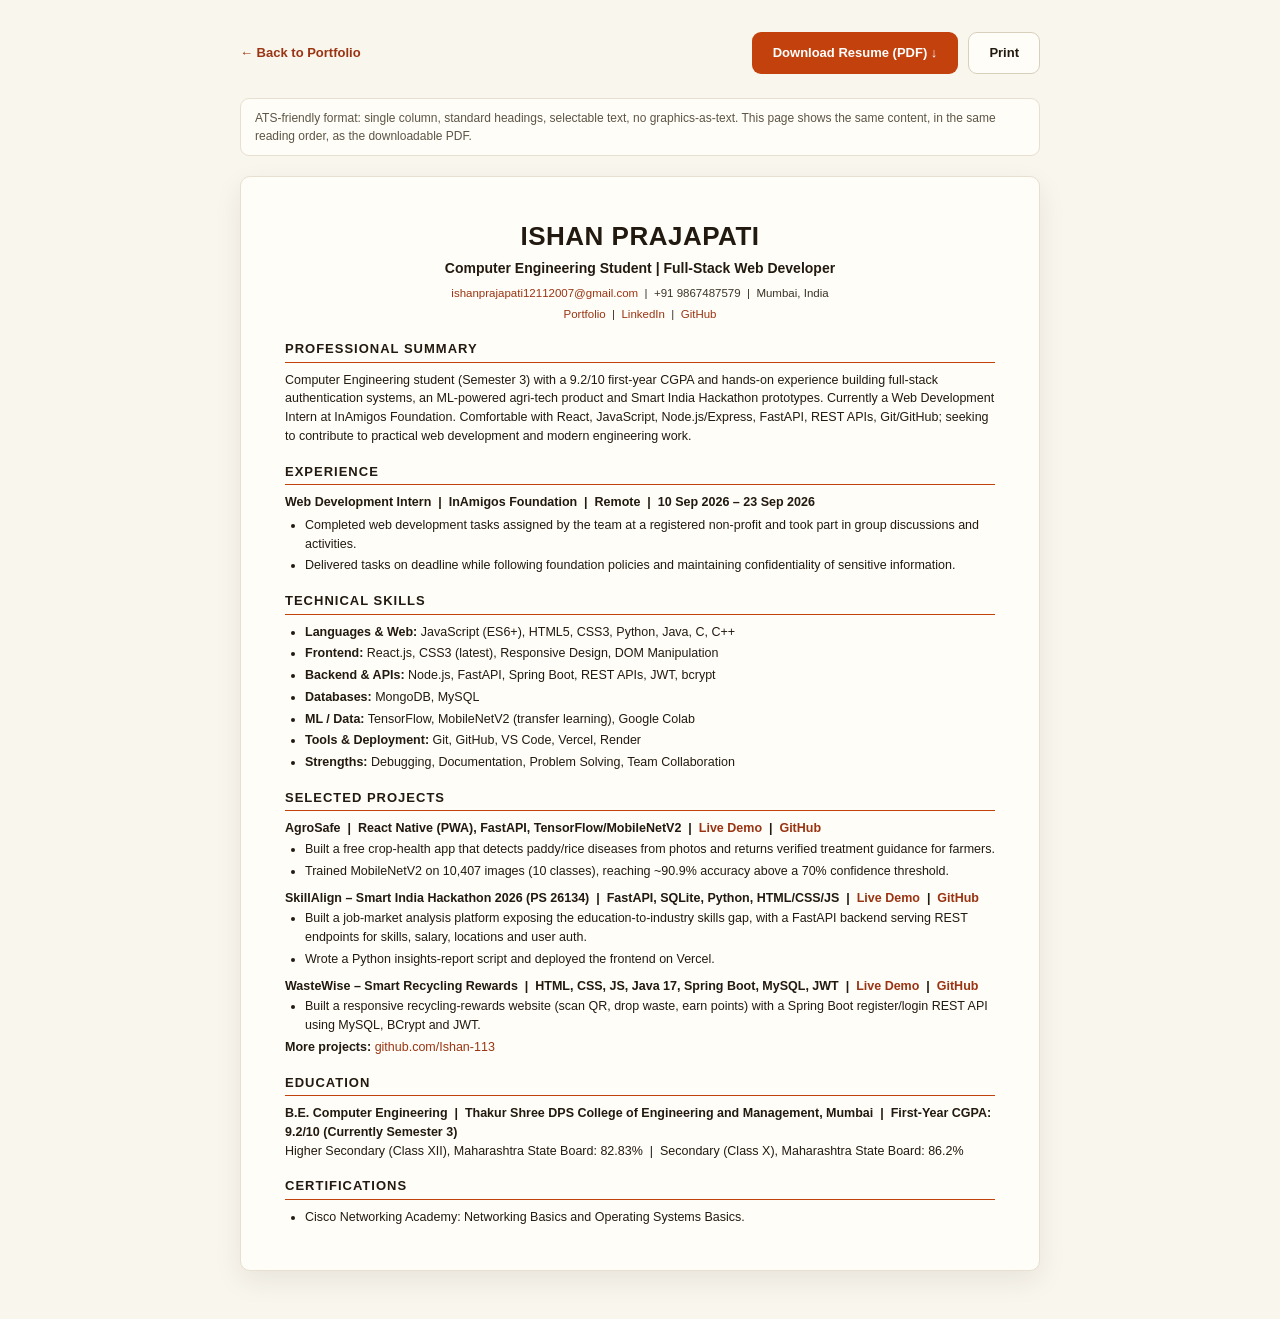
<file: resume.html>
<!DOCTYPE html>
<html lang="en">
<head>
  <meta charset="UTF-8"/>
  <meta name="viewport" content="width=device-width, initial-scale=1.0"/>
  <meta name="description" content="Resume of Ishan Prajapati — Computer Engineering student, full-stack web developer. ATS-friendly format with PDF download."/>
  <meta name="author" content="Ishan Prajapati"/>
  <link rel="canonical" href="https://portfolio-ishanp.vercel.app/resume.html"/>
  <meta property="og:type" content="website"/>
  <meta property="og:title" content="Ishan Prajapati — Resume"/>
  <meta property="og:description" content="Computer Engineering student. React, Node.js, FastAPI, Spring Boot. Web Development Intern at InAmigos Foundation."/>
  <meta property="og:url" content="https://portfolio-ishanp.vercel.app/resume.html"/>
  <meta name="theme-color" content="#f9f6ee"/>
  <link rel="icon" href="data:image/svg+xml,%3Csvg xmlns='http://www.w3.org/2000/svg' viewBox='0 0 64 64'%3E%3Crect width='64' height='64' rx='12' fill='%23c2410c'/%3E%3Ctext x='32' y='43' font-family='Arial,sans-serif' font-size='28' font-weight='bold' fill='%23ffffff' text-anchor='middle'%3EIP%3C/text%3E%3C/svg%3E"/>
  <title>Ishan Prajapati — Resume</title>
  <style>
    *, *::before, *::after { margin: 0; padding: 0; box-sizing: border-box; }

    body {
      font-family: 'DM Sans', Arial, Helvetica, sans-serif;
      background: #f9f6ee;
      color: #221a10;
      min-height: 100vh;
      padding: 32px 20px 48px;
      line-height: 1.5;
    }

    .page { max-width: 800px; margin: 0 auto; }

    .topbar {
      display: flex; align-items: center; justify-content: space-between;
      gap: 12px; flex-wrap: wrap; margin-bottom: 24px;
    }
    .back-btn { font-size: 13px; color: #9a3412; font-weight: 600; text-decoration: none; }
    .back-btn:hover { text-decoration: underline; }
    .actions { display: flex; gap: 10px; flex-wrap: wrap; }
    .btn {
      display: inline-block; font-size: 13px; font-weight: 600;
      padding: 10px 20px; border-radius: 9px; text-decoration: none;
      cursor: pointer; border: 1px solid transparent; font-family: inherit;
      transition: all .2s;
    }
    .btn-download { background: #c2410c; color: #fff; }
    .btn-download:hover { background: #9a3412; transform: translateY(-1px); }
    .btn-print {
      background: #fffdf8; color: #221a10;
      border-color: #d9d0bc;
    }
    .btn-print:hover { border-color: #221a10; transform: translateY(-1px); }
    .ats-note {
      font-size: 12px; color: #5d5546; margin-bottom: 20px;
      border: 1px solid #e7e0d1; border-radius: 9px;
      padding: 10px 14px; background: #fffdf8;
    }

    /* ── The resume paper: single column, ATS-readable ── */
    .paper {
      background: #fffdf8; color: #221a10;
      border: 1px solid #e7e0d1;
      border-radius: 10px; padding: 40px 44px;
      box-shadow: 0 10px 28px rgba(34,26,16,.08);
      font-size: 13px; line-height: 1.5;
    }
    .paper a { color: #9a3412; text-decoration: none; }
    .paper a:hover { text-decoration: underline; }
    .r-name {
      font-size: 26px; font-weight: 700; text-align: center;
      letter-spacing: 0.5px; color: #221a10; margin-bottom: 2px;
    }
    .r-tag {
      text-align: center; font-size: 14px; font-weight: 700;
      color: #221a10; margin-bottom: 6px;
    }
    .r-contact { text-align: center; font-size: 11.5px; color: #3a3427; margin-bottom: 4px; }
    .r-contact:last-of-type { margin-bottom: 0; }
    .r-section { margin-top: 16px; }
    .r-section > h2 {
      font-size: 13px; font-weight: 700; letter-spacing: 1px;
      text-transform: uppercase; color: #221a10;
      border-bottom: 1.5px solid #c2410c;
      padding-bottom: 3px; margin-bottom: 8px;
    }
    .r-section p, .r-section li { font-size: 12.5px; color: #221a10; }
    .r-section ul { list-style: disc; padding-left: 20px; }
    .r-section li { margin-bottom: 3px; }
    .r-job { font-size: 12.5px; font-weight: 700; margin-bottom: 4px; }
    .r-proj { font-size: 12.5px; font-weight: 700; margin: 8px 0 2px; }
    .r-proj:first-of-type { margin-top: 0; }

    @media (max-width: 640px) {
      body { padding: 20px 10px 40px; }
      .paper { padding: 24px 18px; border-radius: 8px; }
      .r-name { font-size: 21px; }
      .topbar { flex-direction: column; align-items: stretch; }
      .actions { flex-direction: column; }
      .btn { text-align: center; }
    }

    @media print {
      body { background: #fff; padding: 0; }
      .topbar, .ats-note { display: none !important; }
      .page { max-width: 100%; }
      .paper { border: none; box-shadow: none; border-radius: 0; padding: 0; font-size: 11px; }
      .r-name { font-size: 20px; }
      .r-section p, .r-section li, .r-job, .r-proj { font-size: 10.5px; }
      .r-section { margin-top: 10px; }
      a { color: #111 !important; }
    }
  </style>
</head>
<body>
  <div class="page">
    <div class="topbar">
      <a href="index.html" class="back-btn">&#8592; Back to Portfolio</a>
      <div class="actions">
        <a class="btn btn-download" href="assets/Ishan_Prajapati_Resume.pdf" download="Ishan_Prajapati_Resume.pdf">Download Resume (PDF) &#8595;</a>
        <button class="btn btn-print" onclick="window.print()">Print</button>
      </div>
    </div>
    <p class="ats-note">ATS-friendly format: single column, standard headings, selectable text, no graphics-as-text. This page shows the same content, in the same reading order, as the downloadable PDF.</p>

    <main class="paper" aria-label="Resume of Ishan Prajapati">
      <h1 class="r-name">ISHAN PRAJAPATI</h1>
      <p class="r-tag">Computer Engineering Student | Full-Stack Web Developer</p>
      <p class="r-contact"><a href="mailto:ishanprajapati12112007@gmail.com">ishanprajapati12112007@gmail.com</a> &nbsp;|&nbsp; +91 9867487579 &nbsp;|&nbsp; Mumbai, India</p>
      <p class="r-contact"><a href="https://portfolio-ishanp.vercel.app/">Portfolio</a> &nbsp;|&nbsp; <a href="https://linkedin.com/in/ishan-prajapati-607b953b5">LinkedIn</a> &nbsp;|&nbsp; <a href="https://github.com/Ishan-113">GitHub</a></p>

      <section class="r-section" aria-label="Professional summary">
        <h2>Professional Summary</h2>
        <p>Computer Engineering student (Semester 3) with a 9.2/10 first-year CGPA and hands-on experience building full-stack authentication systems, an ML-powered agri-tech product and Smart India Hackathon prototypes. Currently a Web Development Intern at InAmigos Foundation. Comfortable with React, JavaScript, Node.js/Express, FastAPI, REST APIs, Git/GitHub; seeking to contribute to practical web development and modern engineering work.</p>
      </section>

      <section class="r-section" aria-label="Experience">
        <h2>Experience</h2>
        <p class="r-job">Web Development Intern &nbsp;|&nbsp; InAmigos Foundation &nbsp;|&nbsp; Remote &nbsp;|&nbsp; 10 Sep 2026 &#8211; 23 Sep 2026</p>
        <ul>
          <li>Completed web development tasks assigned by the team at a registered non-profit and took part in group discussions and activities.</li>
          <li>Delivered tasks on deadline while following foundation policies and maintaining confidentiality of sensitive information.</li>
        </ul>
      </section>

      <section class="r-section" aria-label="Technical skills">
        <h2>Technical Skills</h2>
        <ul>
          <li><strong>Languages &amp; Web:</strong> JavaScript (ES6+), HTML5, CSS3, Python, Java, C, C++</li>
          <li><strong>Frontend:</strong> React.js, CSS3 (latest), Responsive Design, DOM Manipulation</li>
          <li><strong>Backend &amp; APIs:</strong> Node.js, FastAPI, Spring Boot, REST APIs, JWT, bcrypt</li>
          <li><strong>Databases:</strong> MongoDB, MySQL</li>
          <li><strong>ML / Data:</strong> TensorFlow, MobileNetV2 (transfer learning), Google Colab</li>
          <li><strong>Tools &amp; Deployment:</strong> Git, GitHub, VS Code, Vercel, Render</li>
          <li><strong>Strengths:</strong> Debugging, Documentation, Problem Solving, Team Collaboration</li>
        </ul>
      </section>

      <section class="r-section" aria-label="Selected projects">
        <h2>Selected Projects</h2>

        <p class="r-proj">AgroSafe &nbsp;|&nbsp; React Native (PWA), FastAPI, TensorFlow/MobileNetV2 &nbsp;|&nbsp; <a href="https://agrosafe-tawny.vercel.app" target="_blank" rel="noopener">Live Demo</a> &nbsp;|&nbsp; <a href="https://github.com/Ishan-113/AGROSAFE" target="_blank" rel="noopener">GitHub</a></p>
        <ul>
          <li>Built a free crop-health app that detects paddy/rice diseases from photos and returns verified treatment guidance for farmers.</li>
          <li>Trained MobileNetV2 on 10,407 images (10 classes), reaching ~90.9% accuracy above a 70% confidence threshold.</li>
        </ul>

        <p class="r-proj">SkillAlign &#8211; Smart India Hackathon 2026 (PS 26134) &nbsp;|&nbsp; FastAPI, SQLite, Python, HTML/CSS/JS &nbsp;|&nbsp; <a href="https://skill-align-nu.vercel.app" target="_blank" rel="noopener">Live Demo</a> &nbsp;|&nbsp; <a href="https://github.com/Ishan-113/SkillAlign" target="_blank" rel="noopener">GitHub</a></p>
        <ul>
          <li>Built a job-market analysis platform exposing the education-to-industry skills gap, with a FastAPI backend serving REST endpoints for skills, salary, locations and user auth.</li>
          <li>Wrote a Python insights-report script and deployed the frontend on Vercel.</li>
        </ul>

        <p class="r-proj">WasteWise &#8211; Smart Recycling Rewards &nbsp;|&nbsp; HTML, CSS, JS, Java 17, Spring Boot, MySQL, JWT &nbsp;|&nbsp; <a href="https://wastewise-nine-bay.vercel.app/index.html" target="_blank" rel="noopener">Live Demo</a> &nbsp;|&nbsp; <a href="https://github.com/Ishan-113/Wastewise" target="_blank" rel="noopener">GitHub</a></p>
        <ul>
          <li>Built a responsive recycling-rewards website (scan QR, drop waste, earn points) with a Spring Boot register/login REST API using MySQL, BCrypt and JWT.</li>
        </ul>

        <p><strong>More projects:</strong> <a href="https://github.com/Ishan-113?tab=repositories" target="_blank" rel="noopener">github.com/Ishan-113</a></p>
      </section>

      <section class="r-section" aria-label="Education">
        <h2>Education</h2>
        <p><strong>B.E. Computer Engineering &nbsp;|&nbsp; Thakur Shree DPS College of Engineering and Management, Mumbai &nbsp;|&nbsp; First-Year CGPA: 9.2/10 (Currently Semester 3)</strong></p>
        <p>Higher Secondary (Class XII), Maharashtra State Board: 82.83% &nbsp;|&nbsp; Secondary (Class X), Maharashtra State Board: 86.2%</p>
      </section>

      <section class="r-section" aria-label="Certifications">
        <h2>Certifications</h2>
        <ul>
          <li>Cisco Networking Academy: Networking Basics and Operating Systems Basics.</li>
        </ul>
      </section>
    </main>
  </div>
</body>
</html>
</file>
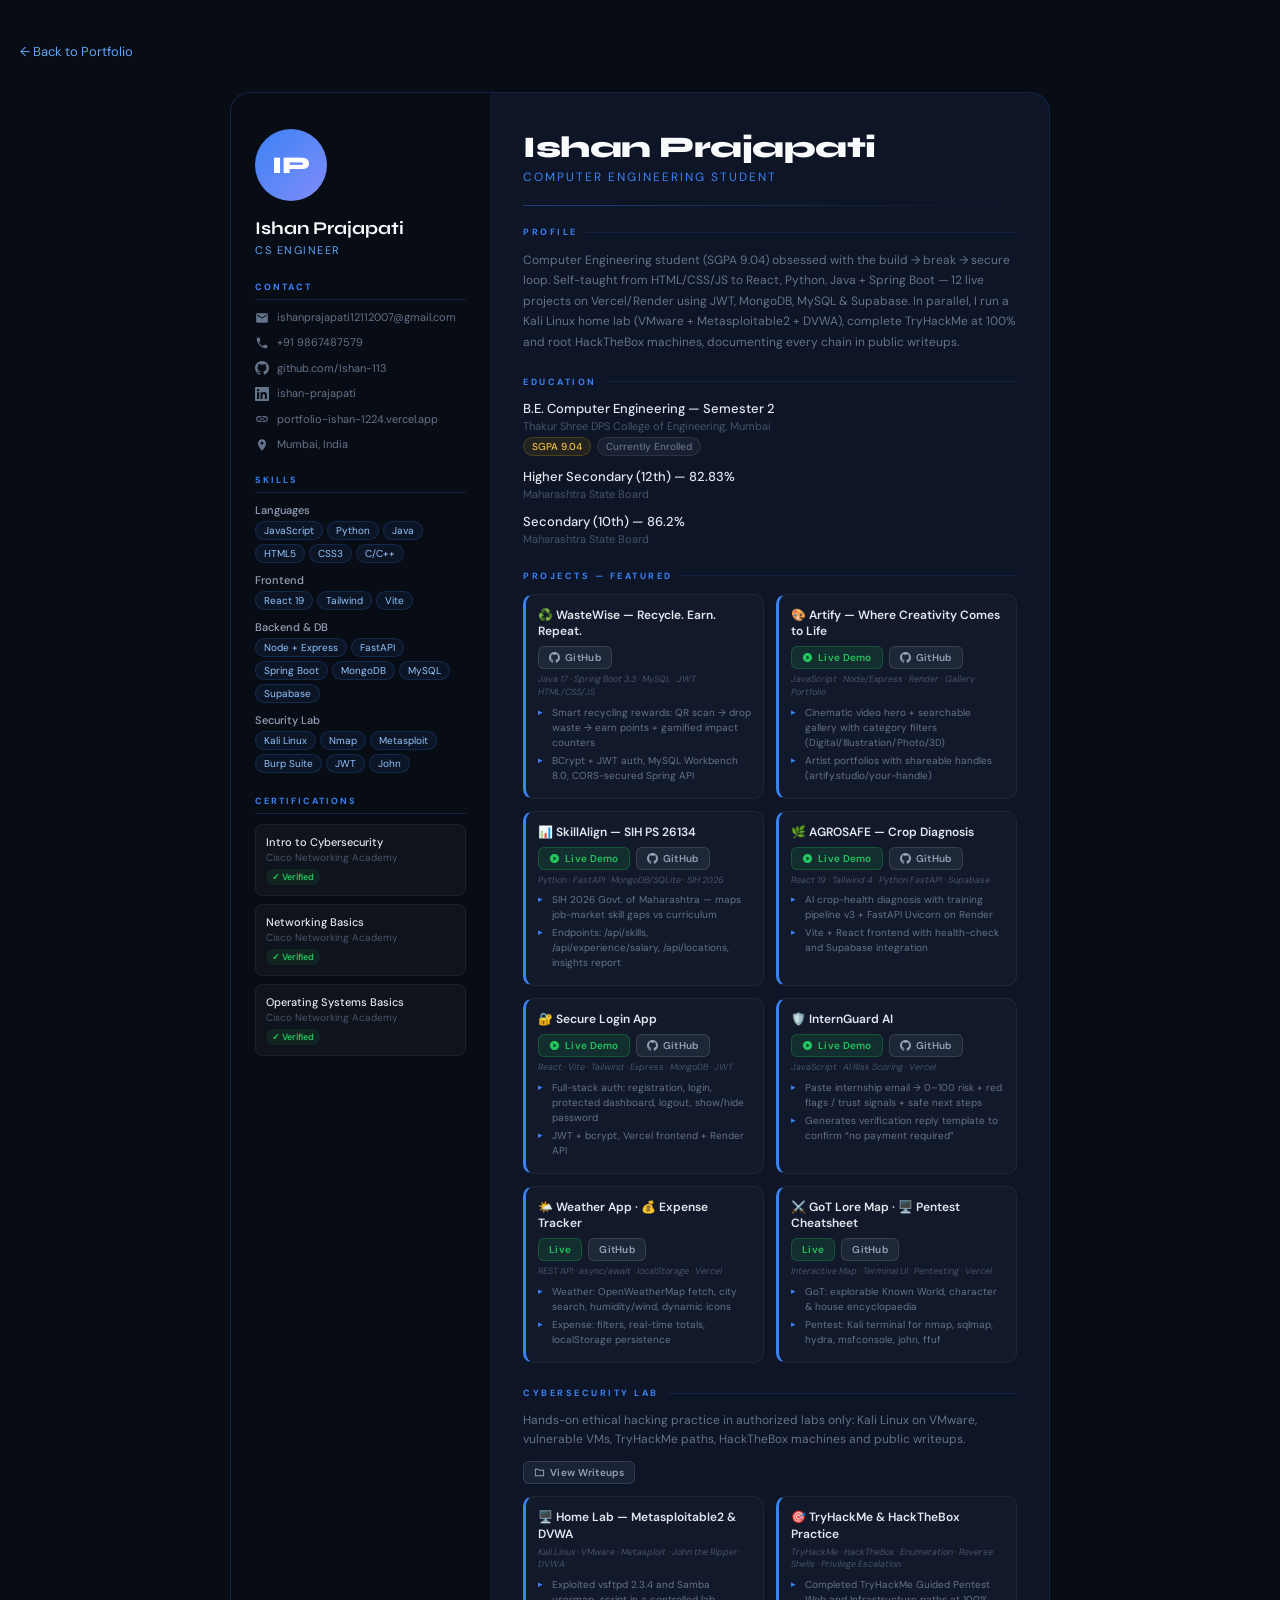
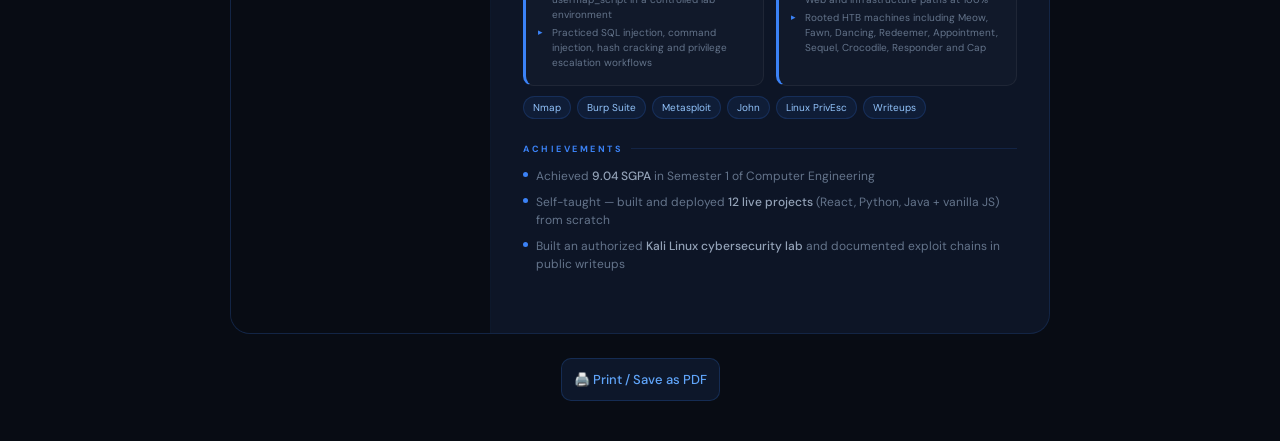
<file: resume.legacy.html>
<!DOCTYPE html>
<html lang="en">
<head>
  <meta charset="UTF-8"/>
  <meta name="viewport" content="width=device-width, initial-scale=1.0"/>
  <title>Ishan Prajapati — Resume</title>
  <link rel="preconnect" href="https://fonts.googleapis.com"/>
  <link href="https://fonts.googleapis.com/css2?family=Syne:wght@400;600;700;800&family=DM+Sans:wght@300;400;500&display=swap" rel="stylesheet"/>
  <style>
    *, *::before, *::after { margin: 0; padding: 0; box-sizing: border-box; }

    body {
      font-family: 'DM Sans', sans-serif;
      background: #080c14;
      color: #e2e8f0;
      min-height: 100vh;
      padding: 40px 20px;
    }

    .back-btn {
      display: inline-flex;
      align-items: center;
      gap: 8px;
      font-size: 13px;
      color: #60a5fa;
      text-decoration: none;
      margin-bottom: 32px;
      transition: opacity 0.2s;
    }
    .back-btn:hover { opacity: 0.7; }

    .resume {
      max-width: 820px;
      margin: 0 auto;
      background: #0d1526;
      border: 1px solid rgba(59,130,246,0.15);
      border-radius: 20px;
      overflow: hidden;
      display: flex;
    }

    /* ── Sidebar ── */
    .sidebar {
      width: 260px;
      background: #080c14;
      padding: 36px 24px;
      flex-shrink: 0;
      border-right: 1px solid rgba(59,130,246,0.1);
    }

    .avatar {
      width: 72px; height: 72px;
      border-radius: 50%;
      background: linear-gradient(135deg, #3b82f6, #818cf8);
      display: flex; align-items: center; justify-content: center;
      font-family: 'Syne', sans-serif;
      font-size: 24px; font-weight: 800; color: white;
      margin-bottom: 16px;
    }

    .sidebar-name { font-family: 'Syne', sans-serif; font-size: 18px; font-weight: 700; color: #f8fafc; margin-bottom: 4px; }
    .sidebar-title { font-size: 11px; color: #60a5fa; letter-spacing: 1.5px; text-transform: uppercase; margin-bottom: 24px; }

    .s-label {
      font-size: 9px; font-weight: 700; letter-spacing: 2px; text-transform: uppercase;
      color: #3b82f6; margin-bottom: 10px; margin-top: 22px;
      padding-bottom: 6px; border-bottom: 1px solid rgba(59,130,246,0.2);
    }

    .contact-item {
      display: flex; align-items: center; gap: 8px;
      font-size: 11px; color: #64748b; margin-bottom: 10px;
      line-height: 1.4; text-decoration: none; transition: color 0.2s;
    }
    .contact-item:hover { color: #60a5fa; }
    .contact-item svg { width: 14px; height: 14px; flex-shrink: 0; fill: currentColor; }

    .skill-row { margin-bottom: 10px; }
    .skill-name { font-size: 11px; color: #94a3b8; margin-bottom: 4px; font-weight: 500; }
    .skill-tags { display: flex; flex-wrap: wrap; gap: 4px; }
    .skill-tag { font-size: 10px; padding: 2px 8px; border-radius: 20px; background: rgba(59,130,246,0.08); border: 1px solid rgba(59,130,246,0.2); color: #93c5fd; }

    .cert-item { background: rgba(255,255,255,0.03); border: 1px solid rgba(255,255,255,0.06); border-radius: 8px; padding: 10px; margin-bottom: 8px; }
    .cert-name { font-size: 11px; color: #e2e8f0; font-weight: 500; margin-bottom: 2px; }
    .cert-org { font-size: 10px; color: #475569; }
    .cert-badge { display: inline-block; margin-top: 4px; font-size: 9px; padding: 2px 6px; border-radius: 10px; background: rgba(34,197,94,0.1); color: #22c55e; font-weight: 600; }

    /* ── Main ── */
    .main { flex: 1; padding: 36px 32px; }

    .main-name { font-family: 'Syne', sans-serif; font-size: 30px; font-weight: 800; color: #f8fafc; letter-spacing: -0.5px; margin-bottom: 4px; }
    .main-title { font-size: 12px; color: #3b82f6; letter-spacing: 2px; text-transform: uppercase; margin-bottom: 20px; }
    .divider { height: 1px; background: linear-gradient(90deg, rgba(59,130,246,0.4), transparent); margin-bottom: 20px; }

    .m-section { margin-bottom: 24px; }
    .m-label { font-size: 9px; font-weight: 700; letter-spacing: 2.5px; text-transform: uppercase; color: #3b82f6; margin-bottom: 12px; display: flex; align-items: center; gap: 8px; }
    .m-label::after { content: ''; flex: 1; height: 1px; background: rgba(59,130,246,0.15); }

    .profile-text { font-size: 12px; color: #64748b; line-height: 1.7; }

    .edu-item { margin-bottom: 12px; }
    .edu-degree { font-size: 13px; font-weight: 500; color: #e2e8f0; margin-bottom: 2px; }
    .edu-school { font-size: 11px; color: #475569; margin-bottom: 4px; }
    .edu-badges { display: flex; gap: 6px; }
    .badge { font-size: 10px; padding: 2px 8px; border-radius: 10px; font-weight: 500; }
    .badge-gold { background: rgba(234,179,8,0.1); color: #f0c040; border: 1px solid rgba(234,179,8,0.2); }
    .badge-gray { background: rgba(255,255,255,0.05); color: #64748b; border: 1px solid rgba(255,255,255,0.08); }

    .resume-card-grid { display: grid; grid-template-columns: repeat(2, minmax(0, 1fr)); gap: 12px; }
    .resume-card-grid .project-block { margin-bottom: 0; padding: 12px; }
    .resume-card-grid .project-block-header { flex-direction: column; align-items: flex-start; gap: 7px; }
    .resume-card-grid .project-block-name { font-size: 12px; line-height: 1.35; }
    .resume-card-grid .project-stack { font-size: 9px; line-height: 1.4; margin-bottom: 6px; }
    .resume-card-grid .project-points li { font-size: 10px; line-height: 1.5; }

    .project-block { background: rgba(255,255,255,0.02); border: 1px solid rgba(255,255,255,0.06); border-left: 3px solid #3b82f6; border-radius: 10px; padding: 14px 16px; margin-bottom: 12px; transition: all 0.2s; }
    .project-block:hover { border-color: rgba(59,130,246,0.4); background: rgba(59,130,246,0.03); transform: translateX(3px); }
    .project-block-header { display: flex; justify-content: space-between; align-items: center; margin-bottom: 4px; gap: 10px; }
    .project-block-name { font-size: 13px; font-weight: 600; color: #e2e8f0; display: flex; align-items: center; gap: 6px; }
    .project-block-links { display: flex; gap: 6px; flex-shrink: 0; }

    .proj-btn { display: inline-flex; align-items: center; gap: 5px; font-size: 10px; font-weight: 600; padding: 4px 10px; border-radius: 6px; text-decoration: none; transition: all 0.2s; letter-spacing: 0.3px; }
    .proj-btn svg { width: 11px; height: 11px; fill: currentColor; flex-shrink: 0; }
    .proj-btn-live { background: rgba(34,197,94,0.12); color: #22c55e; border: 1px solid rgba(34,197,94,0.25); }
    .proj-btn-live:hover { background: rgba(34,197,94,0.22); box-shadow: 0 0 10px rgba(34,197,94,0.2); transform: translateY(-1px); }
    .proj-btn-github { background: rgba(148,163,184,0.1); color: #94a3b8; border: 1px solid rgba(148,163,184,0.2); }
    .proj-btn-github:hover { background: rgba(148,163,184,0.2); color: #e2e8f0; transform: translateY(-1px); }

    .project-stack { font-size: 10px; color: #475569; font-style: italic; margin-bottom: 8px; }
    .project-points { list-style: none; }
    .project-points li { font-size: 11px; color: #64748b; line-height: 1.6; padding-left: 14px; position: relative; margin-bottom: 3px; }
    .project-points li::before { content: '▸'; position: absolute; left: 0; color: #3b82f6; font-size: 9px; top: 1px; }

    .lab-summary { font-size: 12px; color: #64748b; line-height: 1.6; margin-bottom: 12px; }
    .lab-actions { display: flex; flex-wrap: wrap; gap: 8px; margin-bottom: 12px; }
    .lab-pills { display: flex; flex-wrap: wrap; gap: 6px; margin-top: 10px; }
    .lab-pill { font-size: 10px; padding: 4px 9px; border-radius: 999px; background: rgba(59,130,246,0.08); border: 1px solid rgba(59,130,246,0.18); color: #93c5fd; transition: all 0.2s; }
    .lab-pill:hover { background: rgba(59,130,246,0.16); transform: translateY(-1px); }

    .achieve-item { display: flex; gap: 8px; margin-bottom: 8px; align-items: flex-start; }
    .achieve-dot { width: 5px; height: 5px; border-radius: 50%; background: #3b82f6; flex-shrink: 0; margin-top: 5px; }
    .achieve-text { font-size: 12px; color: #64748b; line-height: 1.5; }
    .achieve-text strong { color: #94a3b8; font-weight: 500; }

    .print-btn {
      display: block; text-align: center; margin: 24px auto 0; max-width: 820px;
      padding: 12px; background: rgba(59,130,246,0.1); border: 1px solid rgba(59,130,246,0.2);
      border-radius: 10px; color: #60a5fa; font-size: 13px; font-weight: 500;
      cursor: pointer; transition: all 0.2s; font-family: 'DM Sans', sans-serif;
    }
    .print-btn:hover { background: rgba(59,130,246,0.2); }

    /* ── Animations ── */
    @keyframes fadeUp { from{opacity:0;transform:translateY(20px)}to{opacity:1;transform:translateY(0)} }
    @keyframes slideInLeft { from{opacity:0;transform:translateX(-20px)}to{opacity:1;transform:translateX(0)} }
    .anim-fade-up    { opacity: 0; }
    .anim-slide-left { opacity: 0; }
    .anim-fade-up.visible    { animation: fadeUp 0.5s ease forwards; }
    .anim-slide-left.visible { animation: slideInLeft 0.5s ease forwards; }

    /* ── Tablet & Mobile: keep side-by-side, just shrink ── */
    @media (max-width: 780px) {
      body { padding: 12px 6px; }
      .back-btn { font-size: 12px; margin-bottom: 16px; }

      .resume {
        flex-direction: row !important;
        border-radius: 12px;
        overflow: hidden;
      }

      .sidebar {
        width: 160px;
        min-width: 160px;
        padding: 20px 14px;
        border-right: 1px solid rgba(59,130,246,0.1);
        border-bottom: none;
        overflow: hidden;
      }

      .avatar { width: 48px; height: 48px; font-size: 16px; margin-bottom: 10px; }
      .sidebar-name { font-size: 13px; margin-bottom: 3px; }
      .sidebar-title { font-size: 8px; letter-spacing: 1px; margin-bottom: 16px; }
      .s-label { font-size: 7px; margin-top: 14px; margin-bottom: 7px; }
      .contact-item { font-size: 9px; gap: 5px; margin-bottom: 7px; overflow: hidden; word-break: break-all; }
      .contact-item svg { width: 10px; height: 10px; flex-shrink: 0; }
      .skill-name { font-size: 9px; }
      .skill-tag { font-size: 8px; padding: 1px 5px; }
      .cert-item { padding: 7px 8px; margin-bottom: 6px; }
      .cert-name { font-size: 9px; }
      .cert-org { font-size: 8px; }
      .cert-badge { font-size: 7px; }

      .main { flex: 1; padding: 20px 14px; min-width: 0; }
      .main-name { font-size: 20px; }
      .main-title { font-size: 9px; letter-spacing: 1.5px; }
      .m-label { font-size: 8px; }
      .profile-text { font-size: 11px; }
      .edu-degree { font-size: 11px; }
      .edu-school { font-size: 10px; }
      .badge { font-size: 9px; }
      .resume-card-grid { grid-template-columns: 1fr; gap: 10px; }
      .project-block { padding: 10px 12px; }
      .project-block-name { font-size: 11px; }
      .project-stack { font-size: 9px; }
      .project-points li { font-size: 10px; }
      .proj-btn { font-size: 9px; padding: 3px 8px; }
      .lab-summary { font-size: 10px; }
      .lab-pill { font-size: 8px; padding: 3px 7px; }
      .achieve-text { font-size: 11px; }
      .project-block-header { flex-direction: column; align-items: flex-start; gap: 5px; }
      .project-block-links { flex-wrap: wrap; }
    }

    /* Extra small screens */
    @media (max-width: 400px) {
      .sidebar {
        width: 135px;
        min-width: 135px;
        padding: 16px 10px;
      }
      .sidebar-name { font-size: 11px; }
      .contact-item { font-size: 8px; }
      .main { padding: 16px 10px; }
      .main-name { font-size: 17px; }
    }

    /* ── PRINT ── */
    @media print {
      /* Force exact colors */
      * { -webkit-print-color-adjust: exact !important; print-color-adjust: exact !important; }

      body { background: #fff; padding: 0; margin: 0; }
      .back-btn, .print-btn { display: none !important; }

      /*
        The layout fix: remove border-radius and overflow:hidden from .resume,
        then use a proper side-by-side layout that doesn't clip or bleed.
        We set explicit pixel widths so PDF renderer has no ambiguity.
      */
      .resume {
        display: flex !important;
        flex-direction: row !important;
        max-width: 100% !important;
        width: 100% !important;
        border-radius: 0 !important;
        border: none !important;
        box-shadow: none !important;
        overflow: visible !important;   /* NOT hidden — this was causing clipping */
        background: transparent !important;
      }

      /* Sidebar: fixed 240px, navy, self-contained */
      .sidebar {
        width: 240px !important;
        min-width: 240px !important;
        max-width: 240px !important;
        flex-shrink: 0 !important;
        flex-grow: 0 !important;
        background: #1e2d4a !important;
        padding: 24px 16px !important;
        border-right: none !important;
        border-radius: 0 !important;
        overflow: hidden !important;       /* clips content that would bleed right */
        box-sizing: border-box !important;
      }

      /* Every element inside sidebar must stay within 240px */
      .sidebar * {
        max-width: 100% !important;
        box-sizing: border-box !important;
        word-break: break-word !important;
        overflow-wrap: break-word !important;
      }

      /* Main: takes all remaining width */
      .main {
        flex: 1 1 auto !important;
        min-width: 0 !important;          /* prevents flex blowout */
        background: #fff !important;
        padding: 24px 22px !important;
        border-radius: 0 !important;
        overflow: hidden !important;
        box-sizing: border-box !important;
      }

      /* Sidebar colors */
      .avatar        { width: 52px !important; height: 52px !important; font-size: 17px !important; margin-bottom: 10px !important; }
      .sidebar-name  { color: #fff !important; font-size: 14px !important; margin-bottom: 3px !important; }
      .sidebar-title { color: #93c5fd !important; font-size: 9px !important; margin-bottom: 16px !important; }
      .s-label       { color: #93c5fd !important; border-bottom-color: rgba(147,197,253,0.3) !important; font-size: 8px !important; margin-top: 14px !important; margin-bottom: 7px !important; }
      .contact-item  { color: #cbd5e1 !important; font-size: 9px !important; margin-bottom: 7px !important; }
      .contact-item svg { fill: #93c5fd !important; width: 11px !important; height: 11px !important; }
      .skill-name    { font-size: 9px !important; color: #94a3b8 !important; margin-bottom: 3px !important; }
      .skill-tags    { display: flex !important; flex-wrap: wrap !important; gap: 3px !important; }
      .skill-tag     { font-size: 8px !important; padding: 1px 5px !important; color: #bfdbfe !important; background: rgba(147,197,253,0.1) !important; border-color: rgba(147,197,253,0.2) !important; }
      .skill-row     { margin-bottom: 8px !important; }
      .cert-item     { padding: 7px 8px !important; margin-bottom: 6px !important; background: rgba(255,255,255,0.04) !important; border-color: rgba(147,197,253,0.15) !important; }
      .cert-name     { font-size: 10px !important; color: #f1f5f9 !important; }
      .cert-org      { font-size: 8px !important; color: #94a3b8 !important; }
      .cert-badge    { font-size: 7px !important; background: rgba(34,197,94,0.2) !important; color: #86efac !important; }

      /* Main colors */
      .main-name     { color: #0f172a !important; font-size: 24px !important; }
      .main-title    { color: #2563eb !important; font-size: 10px !important; }
      .divider       { background: linear-gradient(90deg, #2563eb, transparent) !important; margin-bottom: 14px !important; }
      .m-label       { color: #2563eb !important; font-size: 8px !important; }
      .m-label::after { background: rgba(37,99,235,0.15) !important; }
      .m-section     { margin-bottom: 14px !important; }
      .profile-text  { color: #334155 !important; font-size: 11px !important; }
      .edu-item      { margin-bottom: 9px !important; }
      .edu-degree    { color: #0f172a !important; font-size: 12px !important; }
      .edu-school    { color: #475569 !important; font-size: 10px !important; }
      .badge-gold    { background: rgba(234,179,8,0.12) !important; color: #92400e !important; border-color: rgba(234,179,8,0.3) !important; font-size: 8px !important; }
      .badge-gray    { background: rgba(0,0,0,0.05) !important; color: #475569 !important; border-color: rgba(0,0,0,0.1) !important; font-size: 8px !important; }

      /* Project cards */
      .project-block {
        background: #f8faff !important;
        border: 1px solid #e2e8f0 !important;
        border-left: 3px solid #2563eb !important;
        box-shadow: none !important;
        transform: none !important;
        break-inside: avoid !important;
        page-break-inside: avoid !important;
        margin-bottom: 5px !important;
        padding: 6px 9px !important;
        border-radius: 6px !important;
      }
      .project-block:hover { transform: none !important; }
      .project-block-name { color: #0f172a !important; font-size: 10px !important; }
      .project-stack      { color: #64748b !important; font-size: 7.5px !important; margin-bottom: 3px !important; }
      .project-points     { margin-top: 3px !important; }
      .project-points li  { color: #334155 !important; font-size: 8.5px !important; line-height: 1.4 !important; margin-bottom: 1px !important; }
      .project-points li::before { color: #2563eb !important; }
      .project-block-header { margin-bottom: 3px !important; }

      .resume-card-grid {
        display: grid !important;
        grid-template-columns: repeat(2, minmax(0, 1fr)) !important;
        gap: 5px !important;
      }
      .resume-card-grid .project-block { margin-bottom: 0 !important; padding: 5px 7px !important; }
      .resume-card-grid .project-block-header { flex-direction: column !important; align-items: flex-start !important; gap: 3px !important; }
      .resume-card-grid .project-block-name { font-size: 8.5px !important; line-height: 1.25 !important; }
      .resume-card-grid .project-stack { font-size: 6.8px !important; line-height: 1.25 !important; margin-bottom: 2px !important; }
      .resume-card-grid .project-points li { font-size: 7.5px !important; line-height: 1.25 !important; padding-left: 9px !important; margin-bottom: 1px !important; }

      .lab-summary { color: #334155 !important; font-size: 8.5px !important; line-height: 1.35 !important; margin-bottom: 5px !important; }
      .lab-actions { gap: 4px !important; margin-bottom: 5px !important; }
      .lab-pills { gap: 3px !important; margin-top: 4px !important; }
      .lab-pill { color: #1d4ed8 !important; background: rgba(37,99,235,0.08) !important; border-color: rgba(37,99,235,0.2) !important; font-size: 7px !important; padding: 1px 5px !important; }
      .lab-pill:hover { transform: none !important; }

      /* Clickable buttons in PDF */
      .proj-btn {
        display: inline-flex !important;
        align-items: center !important;
        gap: 3px !important;
        font-size: 7px !important;
        padding: 2px 5px !important;
        border-radius: 4px !important;
        text-decoration: none !important;
        font-weight: 600 !important;
      }
      .proj-btn svg { width: 7px !important; height: 7px !important; }
      .proj-btn-live   { background: rgba(34,197,94,0.12) !important; color: #166534 !important; border: 1px solid rgba(34,197,94,0.3) !important; }
      .proj-btn-github { background: rgba(0,0,0,0.05) !important; color: #1e293b !important; border: 1px solid rgba(0,0,0,0.15) !important; }

      .m-section     { margin-bottom: 10px !important; }
      .achieve-item  { margin-bottom: 4px !important; }
      .achieve-text        { color: #334155 !important; font-size: 9px !important; }
      .achieve-text strong { color: #0f172a !important; }
      .achieve-dot         { background: #2563eb !important; }

      /* Freeze animations in print */
      .anim-fade-up, .anim-slide-left { opacity: 1 !important; animation: none !important; }
    }
  </style>
</head>
<body>
  <a href="index.html" class="back-btn">← Back to Portfolio</a>

  <div class="resume">
    <!-- Sidebar -->
    <div class="sidebar anim-slide-left">
      <div class="avatar">IP</div>
      <div class="sidebar-name">Ishan Prajapati</div>
      <div class="sidebar-title">CS Engineer</div>

      <div class="s-label">Contact</div>

      <a href="mailto:ishanprajapati12112007@gmail.com" class="contact-item">
        <svg viewBox="0 0 24 24"><path d="M20 4H4c-1.1 0-2 .9-2 2v12c0 1.1.9 2 2 2h16c1.1 0 2-.9 2-2V6c0-1.1-.9-2-2-2zm0 4l-8 5-8-5V6l8 5 8-5v2z"/></svg>
        ishanprajapati12112007@gmail.com
      </a>

      <a href="tel:+919867487579" class="contact-item">
        <svg viewBox="0 0 24 24"><path d="M6.6 10.8c1.4 2.8 3.8 5.1 6.6 6.6l2.2-2.2c.3-.3.7-.4 1-.2 1.1.4 2.3.6 3.6.6.6 0 1 .4 1 1V20c0 .6-.4 1-1 1-9.4 0-17-7.6-17-17 0-.6.4-1 1-1h3.5c.6 0 1 .4 1 1 0 1.3.2 2.5.6 3.6.1.3 0 .7-.2 1L6.6 10.8z"/></svg>
        +91 9867487579
      </a>

      <a href="https://github.com/Ishan-113" target="_blank" class="contact-item">
        <svg viewBox="0 0 24 24"><path d="M12 0C5.374 0 0 5.373 0 12c0 5.302 3.438 9.8 8.207 11.387.599.111.793-.261.793-.577v-2.234c-3.338.726-4.033-1.416-4.033-1.416-.546-1.387-1.333-1.756-1.333-1.756-1.089-.745.083-.729.083-.729 1.205.084 1.839 1.237 1.839 1.237 1.07 1.834 2.807 1.304 3.492.997.107-.775.418-1.305.762-1.604-2.665-.305-5.467-1.334-5.467-5.931 0-1.311.469-2.381 1.236-3.221-.124-.303-.535-1.524.117-3.176 0 0 1.008-.322 3.301 1.23A11.509 11.509 0 0112 5.803c1.02.005 2.047.138 3.006.404 2.291-1.552 3.297-1.23 3.297-1.23.653 1.653.242 2.874.118 3.176.77.84 1.235 1.911 1.235 3.221 0 4.609-2.807 5.624-5.479 5.921.43.372.823 1.102.823 2.222v3.293c0 .319.192.694.801.576C20.566 21.797 24 17.3 24 12c0-6.627-5.373-12-12-12z"/></svg>
        github.com/Ishan-113
      </a>

      <a href="https://linkedin.com/in/ishan-prajapati-607b953b5" target="_blank" class="contact-item">
        <svg viewBox="0 0 24 24"><path d="M20.447 20.452h-3.554v-5.569c0-1.328-.027-3.037-1.852-3.037-1.853 0-2.136 1.445-2.136 2.939v5.667H9.351V9h3.414v1.561h.046c.477-.9 1.637-1.85 3.37-1.85 3.601 0 4.267 2.37 4.267 5.455v6.286zM5.337 7.433a2.062 2.062 0 01-2.063-2.065 2.064 2.064 0 112.063 2.065zm1.782 13.019H3.555V9h3.564v11.452zM22.225 0H1.771C.792 0 0 .774 0 1.729v20.542C0 23.227.792 24 1.771 24h20.451C23.2 24 24 23.227 24 22.271V1.729C24 .774 23.2 0 22.222 0h.003z"/></svg>
        ishan-prajapati
      </a>

      <a href="https://portfolio-ishan-1224.vercel.app" target="_blank" class="contact-item">
        <svg viewBox="0 0 24 24"><path d="M3.9 12c0-1.71 1.39-3.1 3.1-3.1h4V7H7c-2.76 0-5 2.24-5 5s2.24 5 5 5h4v-1.9H7c-1.71 0-3.1-1.39-3.1-3.1zM8 13h8v-2H8v2zm9-6h-4v1.9h4c1.71 0 3.1 1.39 3.1 3.1s-1.39 3.1-3.1 3.1h-4V17h4c2.76 0 5-2.24 5-5s-2.24-5-5-5z"/></svg>
        portfolio-ishan-1224.vercel.app
      </a>

      <a href="#" class="contact-item">
        <svg viewBox="0 0 24 24"><path d="M12 2C8.13 2 5 5.13 5 9c0 5.25 7 13 7 13s7-7.75 7-13c0-3.87-3.13-7-7-7zm0 9.5c-1.38 0-2.5-1.12-2.5-2.5s1.12-2.5 2.5-2.5 2.5 1.12 2.5 2.5-1.12 2.5-2.5 2.5z"/></svg>
        Mumbai, India
      </a>

      <div class="s-label">Skills</div>
      <div class="skill-row">
        <div class="skill-name">Languages</div>
        <div class="skill-tags">
          <span class="skill-tag">JavaScript</span>
          <span class="skill-tag">Python</span>
          <span class="skill-tag">Java</span>
          <span class="skill-tag">HTML5</span>
          <span class="skill-tag">CSS3</span>
          <span class="skill-tag">C/C++</span>
        </div>
      </div>
      <div class="skill-row">
        <div class="skill-name">Frontend</div>
        <div class="skill-tags">
          <span class="skill-tag">React 19</span>
          <span class="skill-tag">Tailwind</span>
          <span class="skill-tag">Vite</span>
        </div>
      </div>
      <div class="skill-row">
        <div class="skill-name">Backend & DB</div>
        <div class="skill-tags">
          <span class="skill-tag">Node + Express</span>
          <span class="skill-tag">FastAPI</span>
          <span class="skill-tag">Spring Boot</span>
          <span class="skill-tag">MongoDB</span>
          <span class="skill-tag">MySQL</span>
          <span class="skill-tag">Supabase</span>
        </div>
      </div>
      <div class="skill-row">
        <div class="skill-name">Security Lab</div>
        <div class="skill-tags">
          <span class="skill-tag">Kali Linux</span>
          <span class="skill-tag">Nmap</span>
          <span class="skill-tag">Metasploit</span>
          <span class="skill-tag">Burp Suite</span>
          <span class="skill-tag">JWT</span>
          <span class="skill-tag">John</span>
        </div>
      </div>

      <div class="s-label">Certifications</div>
      <a href="https://www.credly.com/badges/1be4bca6-f42c-42bf-88e2-a6bc66905e0d/public_url" target="_blank" class="cert-item" style="display:block;text-decoration:none;">
        <div class="cert-name">Intro to Cybersecurity</div>
        <div class="cert-org">Cisco Networking Academy</div>
        <span class="cert-badge">✓ Verified</span>
      </a>
      <a href="https://www.credly.com/badges/a7fa92ae-b0f7-4a75-a039-a1db6ab6cb23/public_url" target="_blank" class="cert-item" style="display:block;text-decoration:none;">
        <div class="cert-name">Networking Basics</div>
        <div class="cert-org">Cisco Networking Academy</div>
        <span class="cert-badge">✓ Verified</span>
      </a>
      <a href="https://www.credly.com/badges/d5253e7c-0d93-44e0-94ad-777a3e38d21d/public_url" target="_blank" class="cert-item" style="display:block;text-decoration:none;">
        <div class="cert-name">Operating Systems Basics</div>
        <div class="cert-org">Cisco Networking Academy</div>
        <span class="cert-badge">✓ Verified</span>
      </a>
    </div>

    <!-- Main -->
    <div class="main anim-fade-up">
      <div class="main-name">Ishan Prajapati</div>
      <div class="main-title">Computer Engineering Student</div>
      <div class="divider"></div>

      <div class="m-section">
        <div class="m-label">Profile</div>
        <p class="profile-text">Computer Engineering student (SGPA 9.04) obsessed with the build → break → secure loop. Self-taught from HTML/CSS/JS to React, Python, Java + Spring Boot — 12 live projects on Vercel/Render using JWT, MongoDB, MySQL & Supabase. In parallel, I run a Kali Linux home lab (VMware + Metasploitable2 + DVWA), complete TryHackMe at 100% and root HackTheBox machines, documenting every chain in public writeups.</p>
      </div>

      <div class="m-section">
        <div class="m-label">Education</div>
        <div class="edu-item">
          <div class="edu-degree">B.E. Computer Engineering — Semester 2</div>
          <div class="edu-school">Thakur Shree DPS College of Engineering, Mumbai</div>
          <div class="edu-badges">
            <span class="badge badge-gold">SGPA 9.04</span>
            <span class="badge badge-gray">Currently Enrolled</span>
          </div>
        </div>
        <div class="edu-item">
          <div class="edu-degree">Higher Secondary (12th) — 82.83%</div>
          <div class="edu-school">Maharashtra State Board</div>
        </div>
        <div class="edu-item">
          <div class="edu-degree">Secondary (10th) — 86.2%</div>
          <div class="edu-school">Maharashtra State Board</div>
        </div>
      </div>

      <div class="m-section">
        <div class="m-label">Projects — Featured</div>

        <div class="resume-card-grid">
        <!-- Wastewise -->
        <div class="project-block">
          <div class="project-block-header">
            <div class="project-block-name">♻️ WasteWise — Recycle. Earn. Repeat.</div>
            <div class="project-block-links">
              <a href="https://github.com/Ishan-113/Wastewise" target="_blank" class="proj-btn proj-btn-github">
                <svg viewBox="0 0 24 24"><path d="M12 0C5.374 0 0 5.373 0 12c0 5.302 3.438 9.8 8.207 11.387.599.111.793-.261.793-.577v-2.234c-3.338.726-4.033-1.416-4.033-1.416-.546-1.387-1.333-1.756-1.333-1.756-1.089-.745.083-.729.083-.729 1.205.084 1.839 1.237 1.839 1.237 1.07 1.834 2.807 1.304 3.492.997.107-.775.418-1.305.762-1.604-2.665-.305-5.467-1.334-5.467-5.931 0-1.311.469-2.381 1.236-3.221-.124-.303-.535-1.524.117-3.176 0 0 1.008-.322 3.301 1.23A11.509 11.509 0 0112 5.803c1.02.005 2.047.138 3.006.404 2.291-1.552 3.297-1.23 3.297-1.23.653 1.653.242 2.874.118 3.176.77.84 1.235 1.911 1.235 3.221 0 4.609-2.807 5.624-5.479 5.921.43.372.823 1.102.823 2.222v3.293c0 .319.192.694.801.576C20.566 21.797 24 17.3 24 12c0-6.627-5.373-12-12-12z"/></svg>
                GitHub
              </a>
            </div>
          </div>
          <div class="project-stack">Java 17 · Spring Boot 3.3 · MySQL · JWT · HTML/CSS/JS</div>
          <ul class="project-points">
            <li>Smart recycling rewards: QR scan → drop waste → earn points + gamified impact counters</li>
            <li>BCrypt + JWT auth, MySQL Workbench 8.0, CORS-secured Spring API</li>
          </ul>
        </div>

        <!-- Artify -->
        <div class="project-block">
          <div class="project-block-header">
            <div class="project-block-name">🎨 Artify — Where Creativity Comes to Life</div>
            <div class="project-block-links">
              <a href="https://artify-5g0q.onrender.com" target="_blank" class="proj-btn proj-btn-live">
                <svg viewBox="0 0 24 24"><path d="M12 2C6.48 2 2 6.48 2 12s4.48 10 10 10 10-4.48 10-10S17.52 2 12 2zm-2 14.5v-9l6 4.5-6 4.5z"/></svg>
                Live Demo
              </a>
              <a href="https://github.com/Ishan-113/Artify" target="_blank" class="proj-btn proj-btn-github">
                <svg viewBox="0 0 24 24"><path d="M12 0C5.374 0 0 5.373 0 12c0 5.302 3.438 9.8 8.207 11.387.599.111.793-.261.793-.577v-2.234c-3.338.726-4.033-1.416-4.033-1.416-.546-1.387-1.333-1.756-1.333-1.756-1.089-.745.083-.729.083-.729 1.205.084 1.839 1.237 1.839 1.237 1.07 1.834 2.807 1.304 3.492.997.107-.775.418-1.305.762-1.604-2.665-.305-5.467-1.334-5.467-5.931 0-1.311.469-2.381 1.236-3.221-.124-.303-.535-1.524.117-3.176 0 0 1.008-.322 3.301 1.23A11.509 11.509 0 0112 5.803c1.02.005 2.047.138 3.006.404 2.291-1.552 3.297-1.23 3.297-1.23.653 1.653.242 2.874.118 3.176.77.84 1.235 1.911 1.235 3.221 0 4.609-2.807 5.624-5.479 5.921.43.372.823 1.102.823 2.222v3.293c0 .319.192.694.801.576C20.566 21.797 24 17.3 24 12c0-6.627-5.373-12-12-12z"/></svg>
                GitHub
              </a>
            </div>
          </div>
          <div class="project-stack">JavaScript · Node/Express · Render · Gallery · Portfolio</div>
          <ul class="project-points">
            <li>Cinematic video hero + searchable gallery with category filters (Digital/Illustration/Photo/3D)</li>
            <li>Artist portfolios with shareable handles (artify.studio/your-handle)</li>
          </ul>
        </div>

        <!-- SkillAlign -->
        <div class="project-block">
          <div class="project-block-header">
            <div class="project-block-name">📊 SkillAlign — SIH PS 26134</div>
            <div class="project-block-links">
              <a href="https://skill-align-nu.vercel.app" target="_blank" class="proj-btn proj-btn-live">
                <svg viewBox="0 0 24 24"><path d="M12 2C6.48 2 2 6.48 2 12s4.48 10 10 10 10-4.48 10-10S17.52 2 12 2zm-2 14.5v-9l6 4.5-6 4.5z"/></svg>
                Live Demo
              </a>
              <a href="https://github.com/Ishan-113/SkillAlign" target="_blank" class="proj-btn proj-btn-github">
                <svg viewBox="0 0 24 24"><path d="M12 0C5.374 0 0 5.373 0 12c0 5.302 3.438 9.8 8.207 11.387.599.111.793-.261.793-.577v-2.234c-3.338.726-4.033-1.416-4.033-1.416-.546-1.387-1.333-1.756-1.333-1.756-1.089-.745.083-.729.083-.729 1.205.084 1.839 1.237 1.839 1.237 1.07 1.834 2.807 1.304 3.492.997.107-.775.418-1.305.762-1.604-2.665-.305-5.467-1.334-5.467-5.931 0-1.311.469-2.381 1.236-3.221-.124-.303-.535-1.524.117-3.176 0 0 1.008-.322 3.301 1.23A11.509 11.509 0 0112 5.803c1.02.005 2.047.138 3.006.404 2.291-1.552 3.297-1.23 3.297-1.23.653 1.653.242 2.874.118 3.176.77.84 1.235 1.911 1.235 3.221 0 4.609-2.807 5.624-5.479 5.921.43.372.823 1.102.823 2.222v3.293c0 .319.192.694.801.576C20.566 21.797 24 17.3 24 12c0-6.627-5.373-12-12-12z"/></svg>
                GitHub
              </a>
            </div>
          </div>
          <div class="project-stack">Python · FastAPI · MongoDB/SQLite · SIH 2026</div>
          <ul class="project-points">
            <li>SIH 2026 Govt. of Maharashtra — maps job-market skill gaps vs curriculum</li>
            <li>Endpoints: /api/skills, /api/experience/salary, /api/locations, insights report</li>
          </ul>
        </div>

        <!-- AGROSAFE -->
        <div class="project-block">
          <div class="project-block-header">
            <div class="project-block-name">🌿 AGROSAFE — Crop Diagnosis</div>
            <div class="project-block-links">
              <a href="https://agrosafe-tawny.vercel.app" target="_blank" class="proj-btn proj-btn-live">
                <svg viewBox="0 0 24 24"><path d="M12 2C6.48 2 2 6.48 2 12s4.48 10 10 10 10-4.48 10-10S17.52 2 12 2zm-2 14.5v-9l6 4.5-6 4.5z"/></svg>
                Live Demo
              </a>
              <a href="https://github.com/Ishan-113/AGROSAFE" target="_blank" class="proj-btn proj-btn-github">
                <svg viewBox="0 0 24 24"><path d="M12 0C5.374 0 0 5.373 0 12c0 5.302 3.438 9.8 8.207 11.387.599.111.793-.261.793-.577v-2.234c-3.338.726-4.033-1.416-4.033-1.416-.546-1.387-1.333-1.756-1.333-1.756-1.089-.745.083-.729.083-.729 1.205.084 1.839 1.237 1.839 1.237 1.07 1.834 2.807 1.304 3.492.997.107-.775.418-1.305.762-1.604-2.665-.305-5.467-1.334-5.467-5.931 0-1.311.469-2.381 1.236-3.221-.124-.303-.535-1.524.117-3.176 0 0 1.008-.322 3.301 1.23A11.509 11.509 0 0112 5.803c1.02.005 2.047.138 3.006.404 2.291-1.552 3.297-1.23 3.297-1.23.653 1.653.242 2.874.118 3.176.77.84 1.235 1.911 1.235 3.221 0 4.609-2.807 5.624-5.479 5.921.43.372.823 1.102.823 2.222v3.293c0 .319.192.694.801.576C20.566 21.797 24 17.3 24 12c0-6.627-5.373-12-12-12z"/></svg>
                GitHub
              </a>
            </div>
          </div>
          <div class="project-stack">React 19 · Tailwind 4 · Python FastAPI · Supabase</div>
          <ul class="project-points">
            <li>AI crop-health diagnosis with training pipeline v3 + FastAPI Uvicorn on Render</li>
            <li>Vite + React frontend with health-check and Supabase integration</li>
          </ul>
        </div>

        <!-- Secure Login -->
        <div class="project-block">
          <div class="project-block-header">
            <div class="project-block-name">🔐 Secure Login App</div>
            <div class="project-block-links">
              <a href="https://secure-login-app-teal.vercel.app" target="_blank" class="proj-btn proj-btn-live">
                <svg viewBox="0 0 24 24"><path d="M12 2C6.48 2 2 6.48 2 12s4.48 10 10 10 10-4.48 10-10S17.52 2 12 2zm-2 14.5v-9l6 4.5-6 4.5z"/></svg>
                Live Demo
              </a>
              <a href="https://github.com/Ishan-113/secure-login-app" target="_blank" class="proj-btn proj-btn-github">
                <svg viewBox="0 0 24 24"><path d="M12 0C5.374 0 0 5.373 0 12c0 5.302 3.438 9.8 8.207 11.387.599.111.793-.261.793-.577v-2.234c-3.338.726-4.033-1.416-4.033-1.416-.546-1.387-1.333-1.756-1.333-1.756-1.089-.745.083-.729.083-.729 1.205.084 1.839 1.237 1.839 1.237 1.07 1.834 2.807 1.304 3.492.997.107-.775.418-1.305.762-1.604-2.665-.305-5.467-1.334-5.467-5.931 0-1.311.469-2.381 1.236-3.221-.124-.303-.535-1.524.117-3.176 0 0 1.008-.322 3.301 1.23A11.509 11.509 0 0112 5.803c1.02.005 2.047.138 3.006.404 2.291-1.552 3.297-1.23 3.297-1.23.653 1.653.242 2.874.118 3.176.77.84 1.235 1.911 1.235 3.221 0 4.609-2.807 5.624-5.479 5.921.43.372.823 1.102.823 2.222v3.293c0 .319.192.694.801.576C20.566 21.797 24 17.3 24 12c0-6.627-5.373-12-12-12z"/></svg>
                GitHub
              </a>
            </div>
          </div>
          <div class="project-stack">React · Vite · Tailwind · Express · MongoDB · JWT</div>
          <ul class="project-points">
            <li>Full-stack auth: registration, login, protected dashboard, logout, show/hide password</li>
            <li>JWT + bcrypt, Vercel frontend + Render API</li>
          </ul>
        </div>

        <!-- InternGuard -->
        <div class="project-block">
          <div class="project-block-header">
            <div class="project-block-name">🛡️ InternGuard AI</div>
            <div class="project-block-links">
              <a href="https://internguard-ai.vercel.app" target="_blank" class="proj-btn proj-btn-live">
                <svg viewBox="0 0 24 24"><path d="M12 2C6.48 2 2 6.48 2 12s4.48 10 10 10 10-4.48 10-10S17.52 2 12 2zm-2 14.5v-9l6 4.5-6 4.5z"/></svg>
                Live Demo
              </a>
              <a href="https://github.com/Ishan-113/internguard-ai" target="_blank" class="proj-btn proj-btn-github">
                <svg viewBox="0 0 24 24"><path d="M12 0C5.374 0 0 5.373 0 12c0 5.302 3.438 9.8 8.207 11.387.599.111.793-.261.793-.577v-2.234c-3.338.726-4.033-1.416-4.033-1.416-.546-1.387-1.333-1.756-1.333-1.756-1.089-.745.083-.729.083-.729 1.205.084 1.839 1.237 1.839 1.237 1.07 1.834 2.807 1.304 3.492.997.107-.775.418-1.305.762-1.604-2.665-.305-5.467-1.334-5.467-5.931 0-1.311.469-2.381 1.236-3.221-.124-.303-.535-1.524.117-3.176 0 0 1.008-.322 3.301 1.23A11.509 11.509 0 0112 5.803c1.02.005 2.047.138 3.006.404 2.291-1.552 3.297-1.23 3.297-1.23.653 1.653.242 2.874.118 3.176.77.84 1.235 1.911 1.235 3.221 0 4.609-2.807 5.624-5.479 5.921.43.372.823 1.102.823 2.222v3.293c0 .319.192.694.801.576C20.566 21.797 24 17.3 24 12c0-6.627-5.373-12-12-12z"/></svg>
                GitHub
              </a>
            </div>
          </div>
          <div class="project-stack">JavaScript · AI Risk Scoring · Vercel</div>
          <ul class="project-points">
            <li>Paste internship email → 0–100 risk + red flags / trust signals + safe next steps</li>
            <li>Generates verification reply template to confirm “no payment required”</li>
          </ul>
        </div>

        <!-- Weather + GoT compact -->
        <div class="project-block">
          <div class="project-block-header">
            <div class="project-block-name">🌤️ Weather App · 💰 Expense Tracker</div>
            <div class="project-block-links">
              <a href="https://weather-app-chi-two-25.vercel.app/" target="_blank" class="proj-btn proj-btn-live">Live</a>
              <a href="https://github.com/Ishan-113/weather-app" target="_blank" class="proj-btn proj-btn-github">GitHub</a>
            </div>
          </div>
          <div class="project-stack">REST API · async/await · localStorage · Vercel</div>
          <ul class="project-points">
            <li>Weather: OpenWeatherMap fetch, city search, humidity/wind, dynamic icons</li>
            <li>Expense: filters, real-time totals, localStorage persistence</li>
          </ul>
        </div>

        <div class="project-block">
          <div class="project-block-header">
            <div class="project-block-name">⚔️ GoT Lore Map · 🖥️ Pentest Cheatsheet</div>
            <div class="project-block-links">
              <a href="https://go-t-lore-map.vercel.app/" target="_blank" class="proj-btn proj-btn-live">Live</a>
              <a href="https://github.com/Ishan-113/GoT-Lore-Map" target="_blank" class="proj-btn proj-btn-github">GitHub</a>
            </div>
          </div>
          <div class="project-stack">Interactive Map · Terminal UI · Pentesting · Vercel</div>
          <ul class="project-points">
            <li>GoT: explorable Known World, character & house encyclopaedia</li>
            <li>Pentest: Kali terminal for nmap, sqlmap, hydra, msfconsole, john, ffuf</li>
          </ul>
        </div>
        </div>
      </div>

      <div class="m-section">
        <div class="m-label">Cybersecurity Lab</div>
        <p class="lab-summary">Hands-on ethical hacking practice in authorized labs only: Kali Linux on VMware, vulnerable VMs, TryHackMe paths, HackTheBox machines and public writeups.</p>

        <div class="lab-actions">
          <a href="https://github.com/Ishan-113/pentest-writeups" target="_blank" class="proj-btn proj-btn-github">
            <svg viewBox="0 0 24 24"><path d="M10 4H2v16h20V6H12l-2-2zm0 2l2 2h8v10H4V6h6z"/></svg>
            View Writeups
          </a>
        </div>

        <div class="resume-card-grid">
        <div class="project-block">
          <div class="project-block-header">
            <div class="project-block-name">🖥️ Home Lab — Metasploitable2 & DVWA</div>
          </div>
          <div class="project-stack">Kali Linux · VMware · Metasploit · John the Ripper · DVWA</div>
          <ul class="project-points">
            <li>Exploited vsftpd 2.3.4 and Samba usermap_script in a controlled lab environment</li>
            <li>Practiced SQL injection, command injection, hash cracking and privilege escalation workflows</li>
          </ul>
        </div>

        <div class="project-block">
          <div class="project-block-header">
            <div class="project-block-name">🎯 TryHackMe & HackTheBox Practice</div>
          </div>
          <div class="project-stack">TryHackMe · HackTheBox · Enumeration · Reverse Shells · Privilege Escalation</div>
          <ul class="project-points">
            <li>Completed TryHackMe Guided Pentest Web and Infrastructure paths at 100%</li>
            <li>Rooted HTB machines including Meow, Fawn, Dancing, Redeemer, Appointment, Sequel, Crocodile, Responder and Cap</li>
          </ul>
        </div>
        </div>

        <div class="lab-pills">
          <span class="lab-pill">Nmap</span>
          <span class="lab-pill">Burp Suite</span>
          <span class="lab-pill">Metasploit</span>
          <span class="lab-pill">John</span>
          <span class="lab-pill">Linux PrivEsc</span>
          <span class="lab-pill">Writeups</span>
        </div>
      </div>

      <div class="m-section">
        <div class="m-label">Achievements</div>
        <div class="achieve-item">
          <div class="achieve-dot"></div>
          <div class="achieve-text">Achieved <strong>9.04 SGPA</strong> in Semester 1 of Computer Engineering</div>
        </div>
        <div class="achieve-item">
          <div class="achieve-dot"></div>
          <div class="achieve-text">Self-taught — built and deployed <strong>12 live projects</strong> (React, Python, Java + vanilla JS) from scratch</div>
        </div>
        <div class="achieve-item">
          <div class="achieve-dot"></div>
          <div class="achieve-text">Built an authorized <strong>Kali Linux cybersecurity lab</strong> and documented exploit chains in public writeups</div>
        </div>
      </div>
    </div>
  </div>

  <button class="print-btn" onclick="window.print()">🖨️ Print / Save as PDF</button>

  <script>
    const obs = new IntersectionObserver((entries) => {
      entries.forEach(e => { if (e.isIntersecting) { e.target.classList.add('visible'); obs.unobserve(e.target); } });
    }, { threshold: 0.1 });

    document.querySelectorAll('.anim-fade-up, .anim-slide-left').forEach((el, i) => {
      el.style.animationDelay = `${i * 0.08}s`;
      obs.observe(el);
    });

    document.querySelectorAll('.m-section').forEach((el, i) => {
      el.classList.add('anim-fade-up');
      el.style.animationDelay = `${0.15 + i * 0.1}s`;
      obs.observe(el);
    });

    document.querySelectorAll('.project-block').forEach(card => {
      card.addEventListener('mousemove', e => {
        const r = card.getBoundingClientRect();
        card.style.transform = `perspective(600px) rotateY(${(e.clientX-r.left-r.width/2)/25}deg) translateX(3px)`;
      });
      card.addEventListener('mouseleave', () => { card.style.transform=''; card.style.transition='transform 0.4s ease'; });
      card.addEventListener('mouseenter', () => { card.style.transition='transform 0.1s ease'; });
    });

    document.querySelectorAll('.cert-item').forEach(c => {
      c.addEventListener('mouseenter', () => { c.style.borderColor='rgba(59,130,246,0.4)'; c.style.background='rgba(59,130,246,0.06)'; c.style.transition='all 0.2s'; });
      c.addEventListener('mouseleave', () => { c.style.borderColor=''; c.style.background=''; });
    });
  </script>
</body>
</html>
</file>
